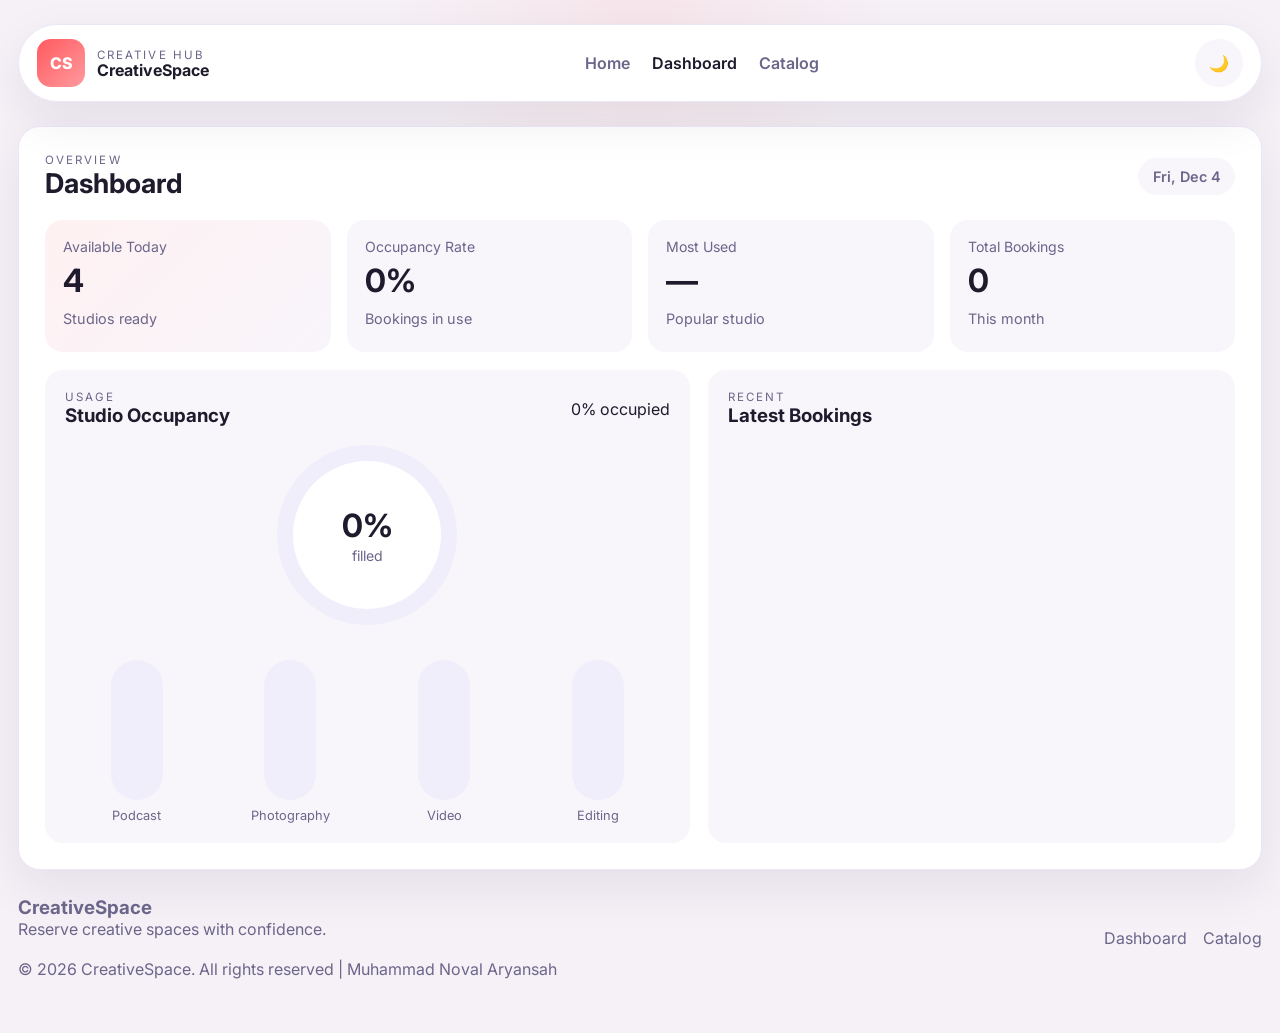
<file: views/component/dashboard.html>
<!DOCTYPE html>
<html lang="en">
  <head>
    <meta charset="UTF-8" />
    <meta name="viewport" content="width=device-width, initial-scale=1.0" />
    <title>CreativeSpace | Dashboard</title>
    <link rel="preconnect" href="https://fonts.googleapis.com" />
    <link rel="preconnect" href="https://fonts.gstatic.com" crossorigin />
    <link href="https://fonts.googleapis.com/css2?family=Inter:wght@400;500;600;700;800&display=swap" rel="stylesheet" />
    <link rel="stylesheet" href="../style/style.css" />
  </head>
  <body data-page="dashboard">
    <div class="app-shell">
      <header class="top-nav">
        <div class="brand-wrap">
          <div class="brand-mark">CS</div>
          <div>
            <p class="eyebrow">Creative Hub</p>
            <h1>CreativeSpace</h1>
          </div>
        </div>
        <nav class="nav-links">
          <a href="../../index.html">Home</a>
          <a href="dashboard.html" class="active">Dashboard</a>
          <a href="catalog.html">Catalog</a>
        </nav>
        <div class="nav-actions">
          <button class="theme-toggle" id="themeToggle" aria-label="Toggle theme">
            <span class="toggle-icon">🌙</span>
          </button>
        </div>
      </header>
      <main>
        <section class="dashboard-section" id="dashboard">
          <div class="section-header">
            <div>
              <p class="eyebrow">Overview</p>
              <h2>Dashboard</h2>
            </div>
            <span class="date-pill" id="todayLabel">Loading date...</span>
          </div>
          <div class="stats-grid">
            <article class="stat-card accent-card">
              <p>Available Today</p>
              <h3 id="availableToday">0</h3>
              <span>Studios ready</span>
            </article>
            <article class="stat-card">
              <p>Occupancy Rate</p>
              <h3 id="occupancyRate">0%</h3>
              <span>Bookings in use</span>
            </article>
            <article class="stat-card">
              <p>Most Used</p>
              <h3 id="topStudio">—</h3>
              <span>Popular studio</span>
            </article>
            <article class="stat-card">
              <p>Total Bookings</p>
              <h3 id="totalBookings">0</h3>
              <span>This month</span>
            </article>
          </div>
          <div class="dashboard-grid">
            <article class="panel occupancy-panel">
              <div class="panel-header">
                <div>
                  <p class="eyebrow">Usage</p>
                  <h3>Studio Occupancy</h3>
                </div>
                <span id="occupancyBadge">0% occupied</span>
              </div>
              <div class="occupancy-ring-wrap">
                <div class="progress-ring">
                  <div class="progress-ring-inner">
                    <strong id="occupancyCircle">0%</strong>
                    <span>filled</span>
                  </div>
                </div>
              </div>
              <div class="usage-bars" id="usageBars"></div>
            </article>
            <article class="panel activity-panel">
              <div class="panel-header">
                <div>
                  <p class="eyebrow">Recent</p>
                  <h3>Latest Bookings</h3>
                </div>
              </div>
              <div class="activity-list" id="activityList"></div>
            </article>
          </div>
        </section>
      </main>
      <footer class="footer">
        <div>
          <h3>CreativeSpace</h3>
          <p>Reserve creative spaces with confidence.</p>
          <br/>
          <p>&copy; 2026 CreativeSpace. All rights reserved | Muhammad Noval Aryansah</p>
        </div>
        <div class="footer-links">
          <a href="dashboard.html">Dashboard</a>
          <a href="catalog.html">Catalog</a>
        </div>
      </footer>
    </div>
    <script src="../script/script.js"></script>
  </body>
</html>
</file>
<file: views/style/style.css>
:root {
  --bg: #f6f1f7;
  --surface: #ffffff;
  --surface-2: #f8f5fb;
  --surface-3: #f1eefc;
  --text: #1f1b2d;
  --muted: #6b668a;
  --border: #ece7f8;
  --primary: #ff5a5f;
  --primary-dark: #e3434a;
  --primary-soft: #fff1f2;
  --success: #21b573;
  --warning: #ffb020;
  --shadow: 0 18px 50px rgba(31, 27, 45, 0.08);
  --radius: 22px;
  --transition: 0.25s ease;
}

:root.dark-theme {
  --bg: #11111d;
  --surface: #191926;
  --surface-2: #1f1f32;
  --surface-3: #2a2441;
  --text: #f7f5ff;
  --muted: #b1accf;
  --border: #2f2c4d;
  --primary: #ff7e87;
  --primary-dark: #ff5a5f;
  --primary-soft: #2d1823;
  --success: #39d98a;
  --warning: #ffba3a;
  --shadow: 0 20px 50px rgba(0, 0, 0, 0.35);
}

* {
  box-sizing: border-box;
  margin: 0;
  padding: 0;
}

html {
  scroll-behavior: smooth;
}

body {
  font-family: 'Inter', sans-serif;
  background:
    radial-gradient(circle at top, rgba(255, 90, 95, 0.08), transparent 20%),
    var(--bg);
  color: var(--text);
  transition: background var(--transition), color var(--transition);
}

button,
input,
select,
textarea {
  font: inherit;
}

button {
  cursor: pointer;
  border: none;
}

img {
  max-width: 100%;
  display: block;
}

.app-shell {
  max-width: 1400px;
  margin: 0 auto;
  padding: 24px 18px 54px;
}

.top-nav {
  display: flex;
  align-items: center;
  justify-content: space-between;
  gap: 16px;
  background: var(--surface);
  border: 1px solid var(--border);
  border-radius: 999px;
  padding: 14px 18px;
  position: sticky;
  top: 18px;
  z-index: 100;
  box-shadow: var(--shadow);
}

.brand-wrap {
  display: flex;
  align-items: center;
  gap: 12px;
}

.brand-mark {
  width: 48px;
  height: 48px;
  display: grid;
  place-items: center;
  background: linear-gradient(135deg, var(--primary), #ff9a9e);
  color: #fff;
  font-weight: 800;
  border-radius: 14px;
}

.brand-wrap h1 {
  font-size: 1rem;
  line-height: 1;
}

.eyebrow {
  font-size: 0.72rem;
  text-transform: uppercase;
  letter-spacing: 0.18em;
  color: var(--muted);
}

.nav-links {
  display: flex;
  align-items: center;
  gap: 22px;
}

.nav-links a {
  color: var(--muted);
  text-decoration: none;
  font-weight: 600;
  transition: color var(--transition);
}

.nav-links a:hover {
  color: var(--text);
}

.theme-toggle {
  width: 48px;
  height: 48px;
  background: var(--surface-2);
  color: var(--text);
  border-radius: 50%;
  transition: transform var(--transition), background var(--transition);
}

.theme-toggle:hover {
  transform: translateY(-1px);
}

.nav-links a.active {
  color: var(--text);
}

main {
  display: flex;
  flex-direction: column;
  gap: 32px;
  margin-top: 24px;
}

section {
  background: var(--surface);
  border: 1px solid var(--border);
  border-radius: var(--radius);
  box-shadow: var(--shadow);
  padding: 26px;
}

.section-header {
  display: flex;
  align-items: center;
  justify-content: space-between;
  gap: 12px;
  margin-bottom: 20px;
}

.section-header h2 {
  font-size: 1.7rem;
}

.center-text {
  justify-content: center;
  text-align: center;
}

.date-pill,
.status-pill,
.status-badge {
  background: var(--surface-2);
  color: var(--muted);
  padding: 0.6rem 0.9rem;
  border-radius: 999px;
  font-size: 0.9rem;
  font-weight: 600;
}

.stats-grid {
  display: grid;
  grid-template-columns: repeat(4, minmax(0, 1fr));
  gap: 16px;
}

.stat-card {
  background: var(--surface-2);
  border-radius: 18px;
  padding: 18px;
  min-height: 132px;
}

.accent-card {
  background: linear-gradient(135deg, var(--primary-soft), var(--surface-2));
}

.stat-card p {
  color: var(--muted);
  font-size: 0.88rem;
  margin-bottom: 6px;
}

.stat-card h3 {
  font-size: 2rem;
  margin-bottom: 8px;
}

.stat-card span {
  color: var(--muted);
  font-size: 0.9rem;
}

.dashboard-grid {
  display: grid;
  grid-template-columns: 1.1fr 0.9fr;
  gap: 18px;
  margin-top: 18px;
}

.panel {
  background: var(--surface-2);
  border-radius: 18px;
  padding: 20px;
}

.panel-header {
  display: flex;
  align-items: center;
  justify-content: space-between;
  gap: 12px;
  margin-bottom: 16px;
}

.occupancy-ring-wrap {
  display: flex;
  justify-content: center;
  margin: 18px 0;
}

.progress-ring {
  width: 180px;
  height: 180px;
  border-radius: 50%;
  background: conic-gradient(var(--primary) 0deg, var(--primary) 0deg, var(--surface-3) 0deg);
  display: grid;
  place-items: center;
  position: relative;
}

.progress-ring::before {
  content: '';
  position: absolute;
  inset: 16px;
  background: var(--surface);
  border-radius: 50%;
}

.progress-ring-inner {
  position: relative;
  z-index: 1;
  text-align: center;
}

.progress-ring-inner strong {
  display: block;
  font-size: 2rem;
}

.progress-ring-inner span {
  color: var(--muted);
  font-size: 0.88rem;
}

.usage-bars {
  display: flex;
  align-items: end;
  gap: 10px;
  height: 180px;
}

.usage-bar-group {
  flex: 1;
  display: flex;
  flex-direction: column;
  align-items: center;
  gap: 8px;
}

.bar-track {
  width: 100%;
  max-width: 52px;
  height: 140px;
  background: var(--surface-3);
  border-radius: 999px;
  position: relative;
  overflow: hidden;
}

.bar-fill {
  position: absolute;
  bottom: 0;
  width: 100%;
  background: linear-gradient(180deg, var(--primary), #ff9a9e);
  border-radius: 999px;
  transition: height 0.5s ease;
}

.bar-label {
  font-size: 0.8rem;
  color: var(--muted);
  text-align: center;
}

.activity-list {
  display: flex;
  flex-direction: column;
  gap: 10px;
}

.activity-item {
  display: flex;
  justify-content: space-between;
  gap: 12px;
  background: var(--surface);
  border: 1px solid var(--border);
  border-radius: 14px;
  padding: 14px;
}

.activity-text strong {
  display: block;
  margin-bottom: 4px;
}

.activity-text span,
.activity-time {
  color: var(--muted);
  font-size: 0.9rem;
}

.hero {
  display: grid;
  grid-template-columns: 1.1fr 0.9fr;
  gap: 24px;
  align-items: center;
  padding: 38px;
}

.hero-content h2 {
  font-size: clamp(2.5rem, 4vw, 4rem);
  line-height: 1;
  margin: 8px 0;
  max-width: 560px;
}

.hero-text {
  color: var(--muted);
  max-width: 580px;
  line-height: 1.7;
  margin-bottom: 18px;
}

.hero-actions {
  display: flex;
  gap: 12px;
  margin-bottom: 22px;
}

.btn-primary,
.btn-secondary,
.preview-link {
  display: inline-flex;
  align-items: center;
  justify-content: center;
  text-decoration: none;
}

.btn-primary {
  background: linear-gradient(90deg, var(--primary), var(--primary-dark));
  color: #fff;
  border-radius: 999px;
  padding: 0.9rem 1.2rem;
  font-weight: 600;
}

.btn-secondary {
  background: var(--surface-2);
  color: var(--text);
  border-radius: 999px;
  padding: 0.9rem 1.2rem;
  font-weight: 600;
}

.metric-strip {
  display: flex;
  gap: 18px;
  flex-wrap: wrap;
}

.metric-strip div {
  display: flex;
  flex-direction: column;
  gap: 4px;
}

.metric-strip strong {
  font-size: 1.1rem;
}

.metric-strip span {
  color: var(--muted);
  font-size: 0.9rem;
}

.hero-visual {
  position: relative;
  min-height: 420px;
  border-radius: 28px;
  background:
    linear-gradient(rgba(0, 0, 0, 0.18), rgba(0, 0, 0, 0.18)),
    url('https://images.unsplash.com/photo-1471341971476-ae15ff5dd4ea?auto=format&fit=crop&w=1200&q=80') center/cover;
  overflow: hidden;
}

.hero-card {
  position: absolute;
  background: rgba(255, 255, 255, 0.92);
  border-radius: 18px;
  padding: 16px;
  backdrop-filter: blur(12px);
}

.hero-card-main {
  left: 18px;
  right: 18px;
  bottom: 18px;
}

.hero-card-side {
  top: 18px;
  right: 18px;
  text-align: center;
}

.hero-card span,
.hero-card p,
.hero-card strong {
  color: var(--muted);
}

.hero-card h3 {
  margin: 8px 0;
}

.preview-section,
.feature-section {
  padding: 24px;
}

.view-link {
  color: var(--text);
  font-weight: 700;
}

.preview-grid {
  display: grid;
  grid-template-columns: repeat(3, minmax(0, 1fr));
  gap: 18px;
}

.preview-card {
  background: var(--surface);
  border: 1px solid var(--border);
  border-radius: 18px;
  overflow: hidden;
}

.preview-card img {
  height: 210px;
  width: 100%;
  object-fit: cover;
}

.preview-card > div {
  padding: 16px;
}

.preview-card p {
  color: var(--muted);
  margin-bottom: 10px;
}

.feature-grid {
  display: grid;
  grid-template-columns: repeat(3, minmax(0, 1fr));
  gap: 18px;
}

.feature-card {
  background: var(--surface-2);
  border-radius: 18px;
  padding: 18px;
}

.feature-card h3 {
  margin-bottom: 8px;
}

.feature-card p {
  color: var(--muted);
  line-height: 1.6;
}

.footer {
  display: flex;
  align-items: center;
  justify-content: space-between;
  gap: 14px;
  padding: 26px 0 0;
  color: var(--muted);
}

.footer-links {
  display: flex;
  gap: 16px;
}

.footer-links a {
  color: var(--muted);
  text-decoration: none;
}

.catalog-controls {
  display: flex;
  gap: 12px;
  margin-bottom: 18px;
}

.catalog-controls input,
.catalog-controls select,
.booking-form input,
.booking-form select,
.booking-form textarea {
  width: 100%;
  background: var(--surface-2);
  border: 1px solid var(--border);
  border-radius: 14px;
  color: var(--text);
  padding: 0.9rem 1rem;
  outline: none;
  transition: border-color var(--transition), box-shadow var(--transition);
}

.catalog-controls input:focus,
.catalog-controls select:focus,
.booking-form input:focus,
.booking-form select:focus,
.booking-form textarea:focus {
  border-color: var(--primary);
  box-shadow: 0 0 0 4px var(--primary-soft);
}

.studio-grid {
  display: grid;
  grid-template-columns: repeat(2, minmax(0, 1fr));
  gap: 18px;
}

.studio-card {
  background: var(--surface);
  border: 1px solid var(--border);
  border-radius: 22px;
  overflow: hidden;
  transition: transform var(--transition), box-shadow var(--transition), border-color var(--transition);
}

.studio-card:hover {
  transform: translateY(-4px);
  border-color: var(--primary);
  box-shadow: 0 18px 36px rgba(255, 90, 95, 0.12);
}

.studio-card img {
  height: 220px;
  width: 100%;
  object-fit: cover;
}

.studio-body {
  padding: 16px;
}

.studio-meta {
  display: flex;
  align-items: center;
  justify-content: space-between;
  gap: 8px;
  margin-bottom: 8px;
}

.studio-card h3 {
  font-size: 1.1rem;
}

.capacity-row {
  display: flex;
  align-items: center;
  gap: 6px;
  color: var(--muted);
  font-size: 0.9rem;
}

.facilities {
  display: flex;
  flex-wrap: wrap;
  gap: 8px;
  margin: 12px 0;
}

.facilities span {
  background: var(--surface-2);
  border-radius: 999px;
  padding: 0.38rem 0.58rem;
  font-size: 0.78rem;
  color: var(--muted);
}

.card-actions {
  display: flex;
  gap: 10px;
}

.card-actions button,
.submit-btn,
.modal-close {
  border-radius: 999px;
  padding: 0.82rem 1rem;
  font-weight: 600;
}

.card-actions .secondary-btn {
  background: var(--surface-2);
  color: var(--text);
}

.card-actions .primary-btn,
.submit-btn {
  background: linear-gradient(90deg, var(--primary), var(--primary-dark));
  color: #fff;
}

.booking-layout {
  display: grid;
  grid-template-columns: 1.4fr 0.9fr;
  gap: 18px;
}

.booking-form {
  display: flex;
  flex-direction: column;
  gap: 16px;
}

.form-group {
  display: flex;
  flex-direction: column;
  gap: 8px;
}

.form-row {
  display: grid;
  gap: 16px;
}

.two-cols {
  grid-template-columns: 1fr 1fr;
}

.capacity-note p {
  color: var(--muted);
  font-size: 0.9rem;
}

.summary-card {
  background: linear-gradient(180deg, var(--surface-3), var(--surface));
  border-radius: 18px;
  padding: 18px;
}

.summary-card ul {
  list-style: none;
  display: flex;
  flex-direction: column;
  gap: 8px;
  margin-top: 10px;
}

.summary-card li {
  color: var(--muted);
  font-size: 0.9rem;
}

.booking-modal-content {
  width: min(980px, 100%);
  background: var(--surface);
  border-radius: 22px;
  position: relative;
  padding: 24px;
}

.booking-modal-body {
  display: grid;
  grid-template-columns: 0.8fr 1.2fr;
  gap: 18px;
}

.booking-modal-summary {
  background: var(--surface-2);
  border-radius: 18px;
  padding: 18px;
}

.modal {
  position: fixed;
  inset: 0;
  background: rgba(17, 17, 29, 0.56);
  display: none;
  align-items: center;
  justify-content: center;
  padding: 18px;
  z-index: 999;
}

.modal.open {
  display: flex;
}

.modal-content {
  width: min(640px, 100%);
  background: var(--surface);
  border-radius: 22px;
  padding: 24px;
  position: relative;
}

.modal-close {
  position: absolute;
  right: 16px;
  top: 16px;
  background: var(--surface-2);
  color: var(--text);
}

.toast {
  position: fixed;
  right: 18px;
  bottom: 18px;
  background: var(--text);
  color: #fff;
  padding: 0.9rem 1rem;
  border-radius: 14px;
  opacity: 0;
  transform: translateY(12px);
  transition: opacity 0.25s ease, transform 0.25s ease;
  z-index: 1000;
}

.toast.show {
  opacity: 1;
  transform: translateY(0);
}

@media (max-width: 980px) {
  .stats-grid,
  .dashboard-grid,
  .booking-layout,
  .studio-grid,
  .hero,
  .preview-grid,
  .feature-grid,
  .booking-modal-body {
    grid-template-columns: 1fr;
  }

  .top-nav {
    border-radius: 22px;
    flex-wrap: wrap;
  }

  .nav-links {
    order: 3;
    width: 100%;
    justify-content: center;
  }
}

@media (max-width: 640px) {
  .app-shell {
    padding: 14px 10px 40px;
  }

  section {
    padding: 18px;
  }

  .catalog-controls,
  .two-cols,
  .card-actions,
  .hero-actions,
  .footer {
    grid-template-columns: 1fr;
    display: grid;
  }

  .section-header {
    flex-direction: column;
    align-items: flex-start;
  }

  .top-nav {
    align-items: flex-start;
  }

  .nav-links {
    gap: 12px;
  }

  .hero {
    padding: 18px;
  }
}
</file>
